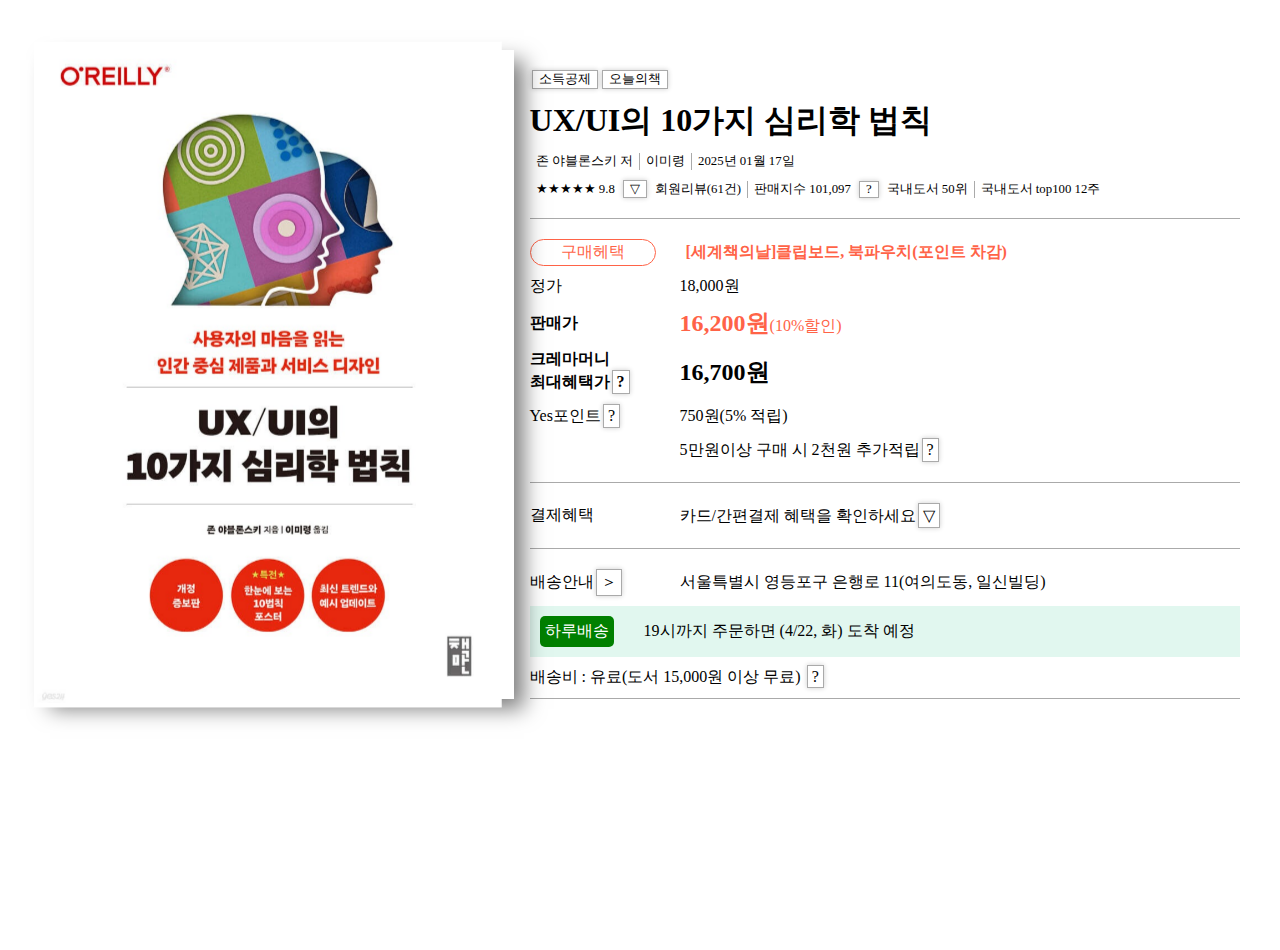
<file: index.html>
<!DOCTYPE html>
<html lang="en">
  <head>
    <meta charset="UTF-8" />
    <meta name="viewport" content="width=device-width, initial-scale=1.0" />
    <link rel="stylesheet" href="css/reset.css" />
    <link rel="stylesheet" href="css/style.css" />
    <title>Yes24-UX/UI의 10가지 심리학 법칙</title>
  </head>
  <body>
    <main>
      <section id="book">
        <div class="book-img">
          <div class="page">
            <div class="front"></div>
            <div class="back"></div>
          </div>
          <div class="side"></div>
        </div>
      </section>
      <section id="detail">
        <div class="one">
          <div>
            <p class="border-box">소득공제</p>
            <p class="border-box">오늘의책</p>
          </div>
          <h1>UX/UI의 10가지 심리학 법칙</h1>
          <div>
            <p class="r-border">존 야블론스키 저</p>
            <p class="r-border">이미령</p>
            <p>2025년 01월 17일</p>
          </div>
          <div>
            <p>★★★★★ 9.8</p>
            <p class="border-box">▽</p>
            <p class="r-border">회원리뷰(61건)</p>
            <p>판매지수 101,097</p>
            <p class="border-box">?</p>
            <p class="r-border">국내도서 50위</p>
            <p>국내도서 top100 12주</p>
          </div>
        </div>
        <div class="two">
          <div>
            <p class="text-red rect-redius">구매헤택</p>
            <p class="text-red text-w">
              [세계책의날]클립보드, 북파우치(포인트 차감)
            </p>
          </div>
          <div>
            <p>정가</p>
            <p>18,000원</p>
          </div>
          <div>
            <p class="text-w">판매가</p>
            <p class="text-red text-big">
              16,200원<span style="font-size: 1rem; font-weight: 500"
                >(10%할인)</span
              >
            </p>
          </div>
          <div>
            <p class="text-w">
              크레마머니<br />최대혜택가<span class="border-box">?</span>
            </p>
            <p class="text-big">16,700원</p>
          </div>
          <div>
            <p>Yes포인트<span class="border-box">?</span></p>
            <p>750원(5% 적립)</p>
          </div>
          <div>
            <p></p>
            <p>
              5만원이상 구매 시 2천원 추가적립<span class="border-box">?</span>
            </p>
          </div>
        </div>
        <div class="two">
          <div>
            <p>결제혜택</p>
            <p>
              카드/간편결제 혜택을 확인하세요<span class="border-box">▽</span>
            </p>
          </div>
        </div>
        <div class="two">
          <div>
            <p>배송안내<span class="border-box">＞</span></p>
            <p>서울특별시 영등포구 은행로 11(여의도동, 일신빌딩)</p>
          </div>
          <div class="del">
            <span>하루배송</span>
            <span
              >19시까지 주문하면
              <span style="font-weight: bolder"></span> (4/22, 화) 도착
              예정</span
            >
          </div>
          <p>
            배송비 : 유료(도서 15,000원 이상 무료)
            <span class="border-box">?</span>
          </p>
        </div>
      </section>
      <script>
        const book = document.querySelector(".book-img");
        book.addEventListener("click", () => {
          book.classList.toggle("flipped");
        });
      </script>
    </main>
  </body>
</html>
</file>
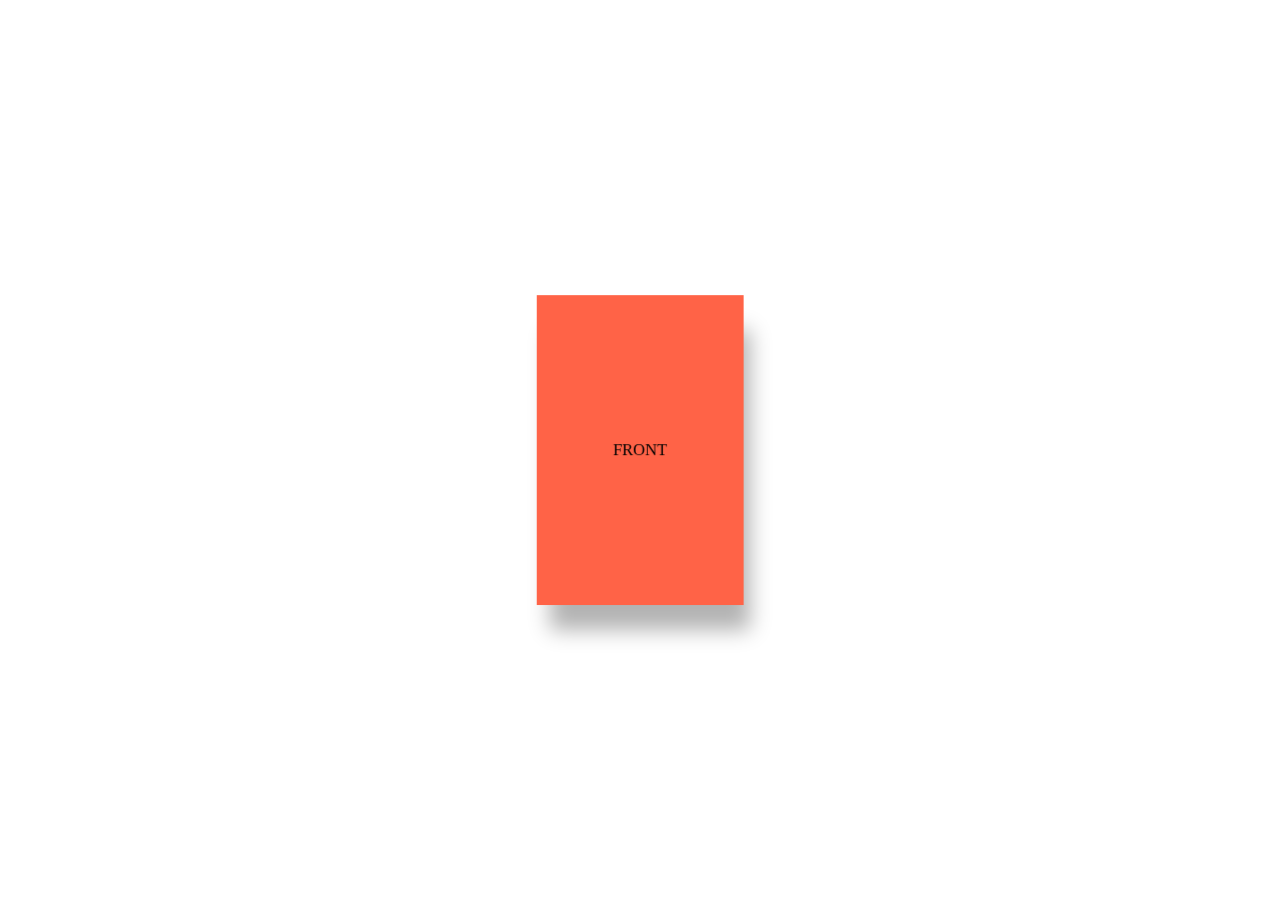
<file: book1.html>
<!DOCTYPE html>
<html lang="en">
  <head>
    <meta charset="UTF-8" />
    <meta name="viewport" content="width=device-width, initial-scale=1.0" />
    <link rel="stylesheet" href="./css/reset.css" />
    <title>yes24북</title>
    <style>
      body{
        display: flex;
        justify-content: center;
        align-items: center;
        perspective: 800px;
      }
      .book > .page{
        width: 100%;
        height: 100%;
        transform-style: preserve-3d;
      }
      .book > .page > div{
        width: 200px;
        height: 300px;
        display: flex;
        justify-content: center;
        align-items: center;
        transform: translateZ(25px);
        backface-visibility: hidden;
      }
      .book > .page > .front{
        background-color: tomato;
      }
      .book > .page > .back{
        background-color: teal;
        transform: rotateY(180deg) translateZ(25px);
      }
      .book > .side{
        left: -25px;
        width: 50px;
        height: 300px;
        background-color: dodgerblue;
        transform: rotateY(-90deg) ;
      }
      .book{
        transform-style: preserve-3d;
        position: relative;
        width: 200px;
        height: 300px;
        transition: all 0.5s;
        /* transform: rotateY(45deg); */
        box-shadow: 10px 30px 20px rgba(0,0,0,0.3);
      }
      /* .book:hover{ */
      .book:not(.flipped):hover{
        transform: rotateY(40deg);
      }
      .book.flipped{
        transform: rotateY(180deg);
      }
      .front, .back, .side{
        position: absolute;
        top: 0;
        left: 0;
      }
    </style>
  </head>
  <body>
    <div class="book">
      <div class="page">
        <div class="front">FRONT</div>
        <div class="back">BACK</div>
      </div>
      <div class="side">SIDE</div>
    </div>
    <script>
      const book = document.querySelector(".book");
      book.addEventListener("click",()=>{
        book.classList.toggle("flipped");
      });
    </script>
  </body>
</html>
</file>
<file: css/style.css>
@charset "utf-8";
/**** common ****/
.border-box{
  border: 1px solid #aaa;
  box-shadow: 0 0 5px rgba(0,0,0,0.2);
  padding: 2px 4px;
  margin: 0 2px;
}
.r-border{    
  border-right: 1px solid #aaa;
}
.text-red{
  color: tomato;
}
.text-big{
  font-size: 1.5rem;
  font-weight: bolder;
}
.text-w{
  font-weight: bolder;
}
.rect-redius{
  border-radius: 20px;
  border: 1px solid tomato;
  padding: 2px;
  text-align: center;
}
/*****************/
main{
  width: 1200px;
  display: flex;
  gap: 1rem;
  margin: 50px auto;
}
section#book{
  width: 40%;  
  perspective: 1000px;
}
.book-img{
  width: 100%;
  height: 100%;
  margin: 0 auto;
  transform-style: preserve-3d;
  position: relative;
  transition: all 0.5s; 
  box-shadow: 10px 10px 20px rgba(0,0,0,0.5);
}
.book-img:not(.flipped):hover{
  transform: rotateY(30deg);
  cursor: url(../images/free-icon-arow-18634557.png), auto;
}
.book-img.flipped{
  transform: rotateY(180deg);
}
.book-img > .page{
  width: 100%;
  height: 100%;
  transform-style: preserve-3d;
}
.book-img > .page > div{  
  width: 100%;
  height: 100%;
  display: flex;
  justify-content: center;
  align-items: center;
  transform: translateZ(25px);
  backface-visibility: hidden;
}
.book-img .front ,
.book-img .back,
.book-img .side{
  position: absolute;
  top: 0;
  left: 0;
}
.book-img > .page > .front{
  background-image: url(../images/book1.jpg);
  background-size: contain;
  background-repeat: no-repeat;
}
.book-img > .page > .back{
  background-image: url(../images/book3.jpg);
  background-size: contain;
  background-repeat: no-repeat;
  transform: rotateY(180deg) translateZ(25px);
}
.book-img > .side{
  left: -25px;
  width: 50px;
  height: 100%;
  background-image: url(../images/book2.jpg);
  background-size: contain;
  background-repeat: no-repeat;
  transform: rotateY(-90deg);
}

/* detail style */
section#detail{
  width: 60%;
}
section#detail > div{
  padding: 10px 0;
  border-bottom: 1px solid #aaa;
}
section#detail > .one > div{
  margin: 10px 0;
  display: flex;
  align-items: center;
  font-size: 0.8rem;
}
section#detail > .one > div > p{
  padding: 0 6px;
}
section#detail > .two > div{
  display: flex;
  align-items: center;
  gap: 30px;
  margin: 10px 0;
}
section#detail > .two > div > p:nth-child(1){
  width: 120px;
}
section#detail > .two > div > p > span{
  display: inline-block;
}
.del{
  background-color: rgb(225, 247, 239);
  padding: 10px;
}
.del > span{
  display: inline-block;
}
.del > span:nth-child(1){
  background-color: green;
  color: #fff;
  padding: 5px;
  border-radius: 5px;
}
</file>
